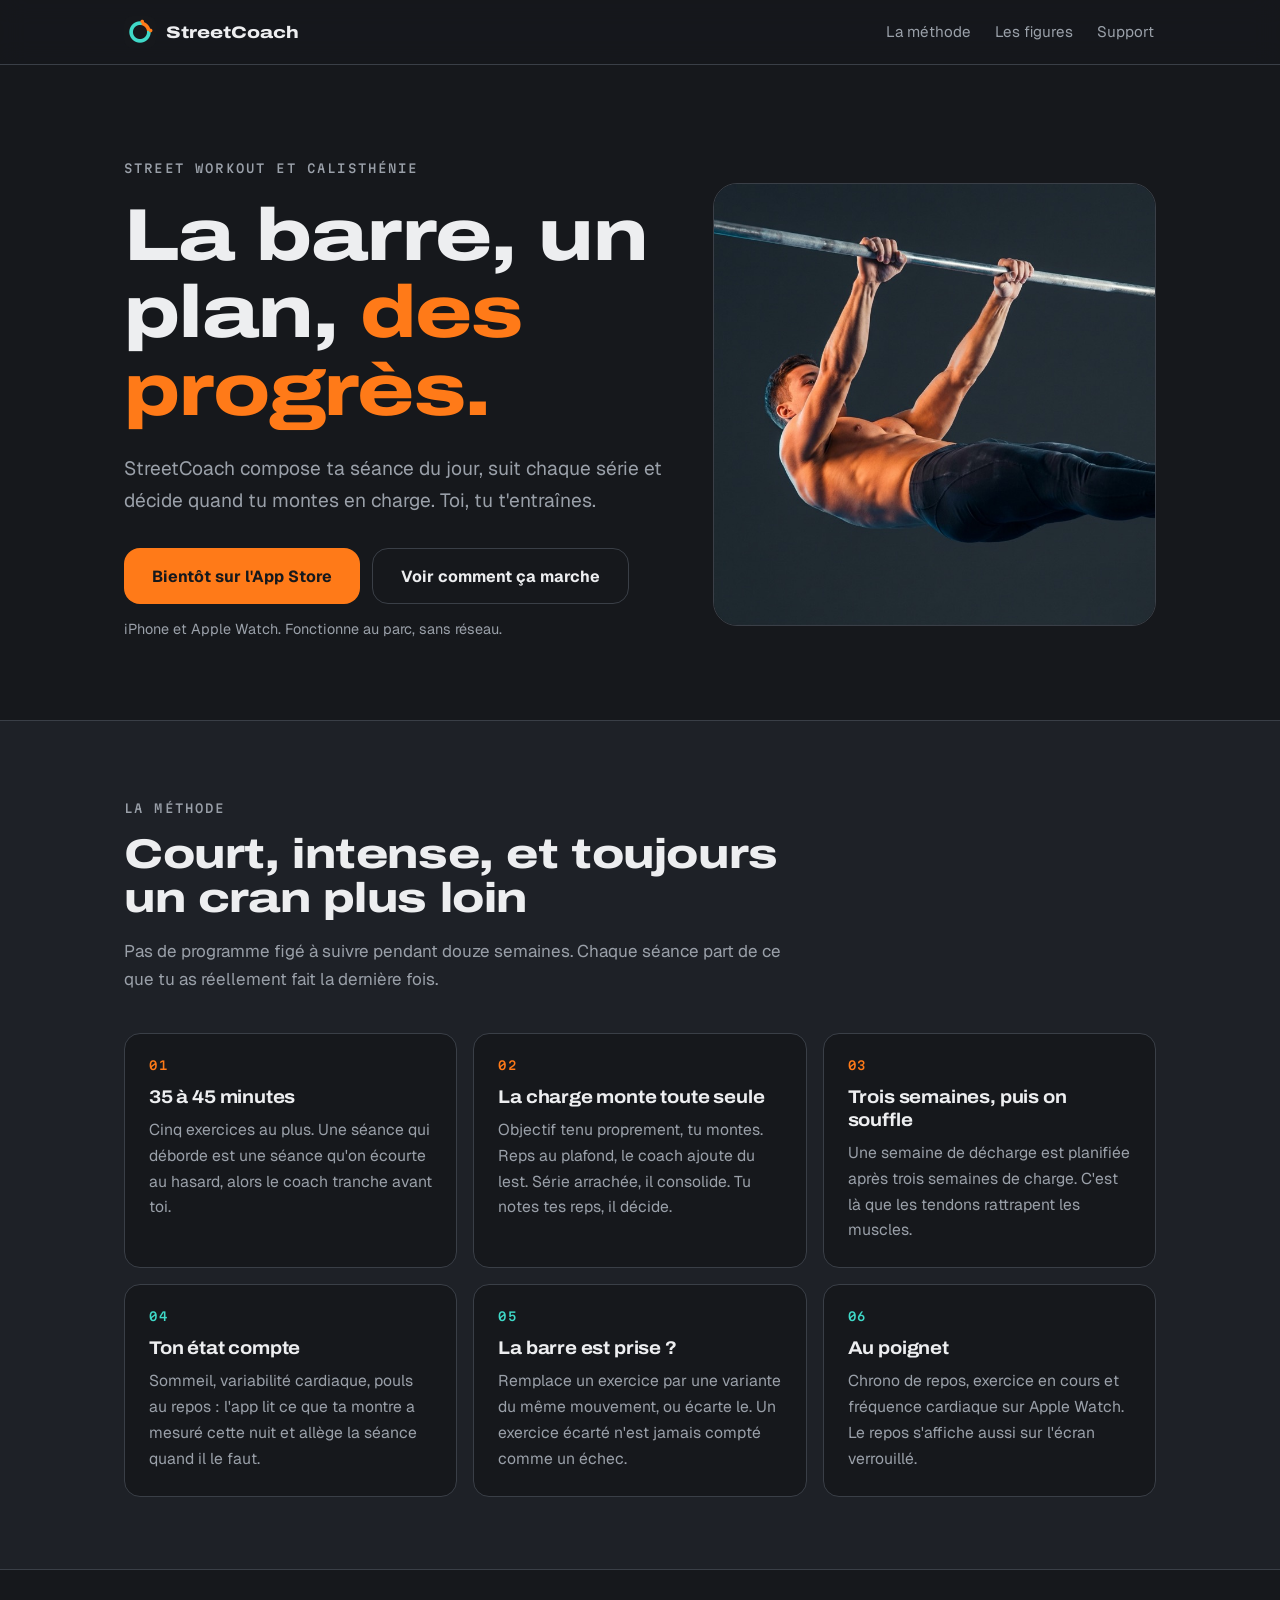
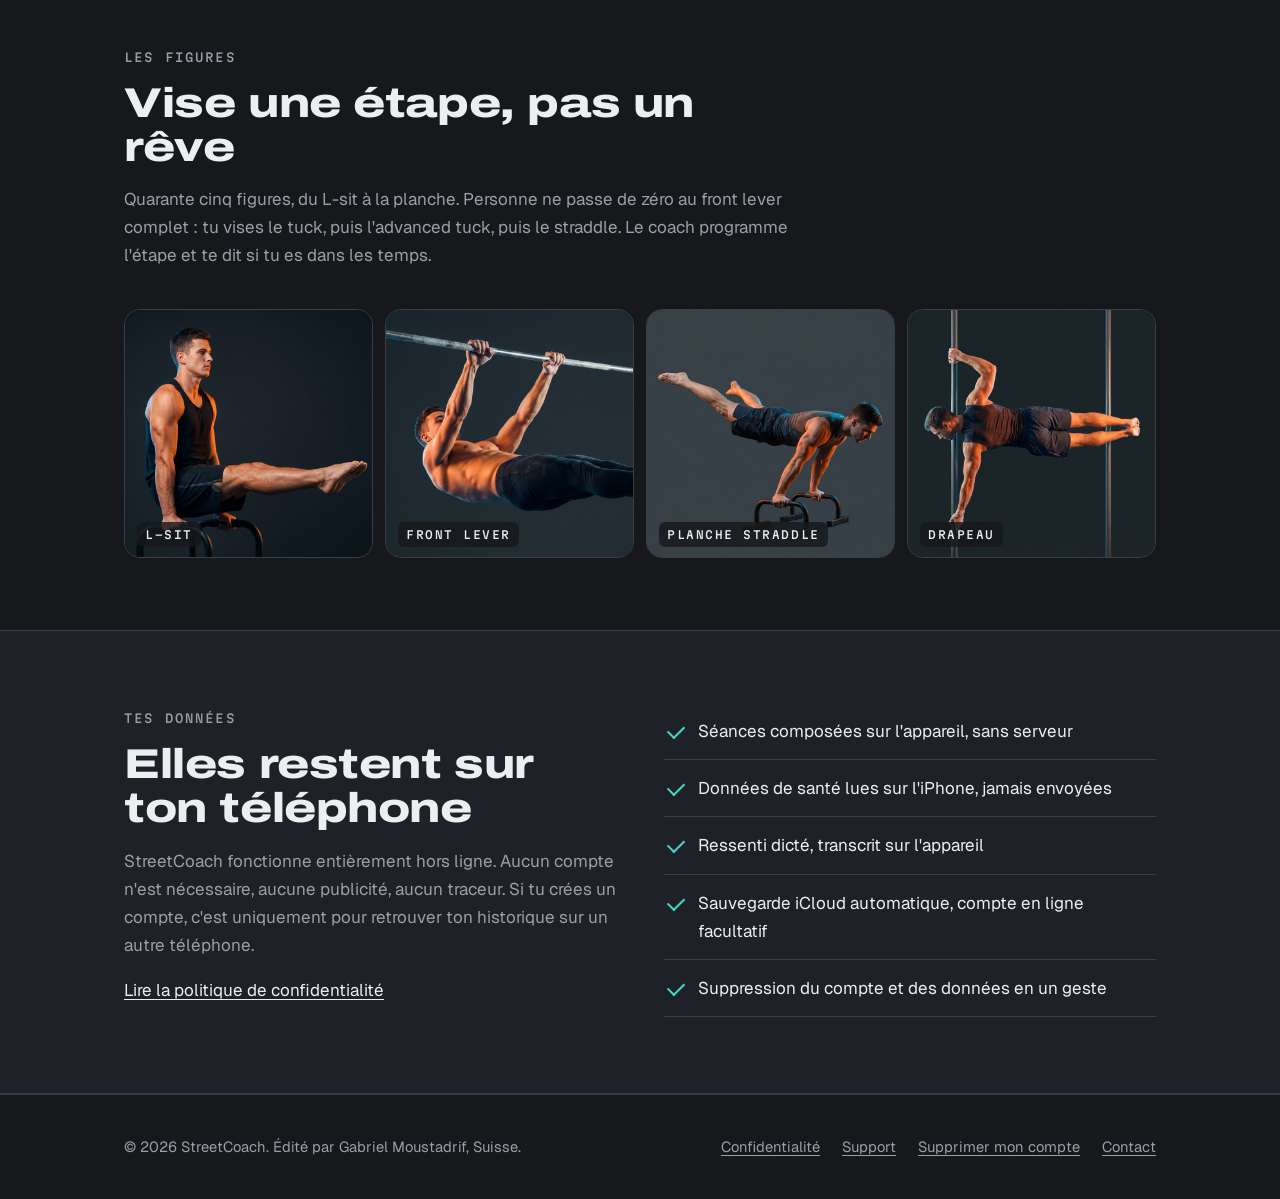
<file: index.html>
<!doctype html>
<html lang="fr">
<head>
<meta charset="utf-8">
<meta name="viewport" content="width=device-width, initial-scale=1">
<title>StreetCoach, ton coach de street workout</title>
<meta name="description" content="Des séances de street workout courtes et intenses, composées pour toi. Progression automatique, figures à débloquer, Apple Watch. Fonctionne hors ligne.">
<meta name="theme-color" content="#16181C">
<meta property="og:title" content="StreetCoach, ton coach de street workout">
<meta property="og:description" content="Des séances de street workout courtes et intenses, composées pour toi. Progression automatique, figures à débloquer, Apple Watch. Fonctionne hors ligne.">
<meta property="og:type" content="website">
<meta property="og:image" content="img/frontlever.jpg">
<link rel="icon" href="img/icone.png">
<link rel="apple-touch-icon" href="img/icone.png">
<link rel="preconnect" href="https://fonts.googleapis.com">
<link rel="preconnect" href="https://fonts.gstatic.com" crossorigin>
<link href="https://fonts.googleapis.com/css2?family=Archivo:wdth,wght@100..125,600..900&family=Geist:wght@400;500;700&family=Martian+Mono:wght@400;500&display=swap" rel="stylesheet">
<link rel="stylesheet" href="styles.css">
</head>
<body>
<header class="nav"><div class="wrap">
  <a class="brand" href="index.html"><img src="img/icone.png" alt="" width="32" height="32">StreetCoach</a>
  <nav aria-label="Navigation principale">
    <a class="opt" href="#methode">La méthode</a>
    <a class="opt" href="#figures">Les figures</a>
    <a href="support.html">Support</a>
  </nav>
</div></header>
<main>

<section class="hero"><div class="wrap">
  <div>
    <span class="label">Street workout et calisthénie</span>
    <h1 style="margin-top:16px">La barre, un plan, <em>des progrès.</em></h1>
    <p class="lead">StreetCoach compose ta séance du jour, suit chaque série et décide quand tu montes en charge. Toi, tu t'entraînes.</p>
    <div class="cta">
      <span class="btn primary" aria-disabled="true">Bientôt sur l'App Store</span>
      <a class="btn ghost" href="#methode">Voir comment ça marche</a>
    </div>
    <p class="note">iPhone et Apple Watch. Fonctionne au parc, sans réseau.</p>
  </div>
  <figure><img src="img/frontlever.jpg" alt="Athlète tenant un front lever à la barre" width="768" height="768"></figure>
</div></section>

<section class="alt" id="methode"><div class="wrap">
  <div class="head">
    <span class="label">La méthode</span>
    <h2>Court, intense, et toujours un cran plus loin</h2>
    <p>Pas de programme figé à suivre pendant douze semaines. Chaque séance part de ce que tu as réellement fait la dernière fois.</p>
  </div>
  <div class="grid">
    <div class="card"><span class="k">01</span><h3>35 à 45 minutes</h3><p>Cinq exercices au plus. Une séance qui déborde est une séance qu'on écourte au hasard, alors le coach tranche avant toi.</p></div>
    <div class="card"><span class="k">02</span><h3>La charge monte toute seule</h3><p>Objectif tenu proprement, tu montes. Reps au plafond, le coach ajoute du lest. Série arrachée, il consolide. Tu notes tes reps, il décide.</p></div>
    <div class="card"><span class="k">03</span><h3>Trois semaines, puis on souffle</h3><p>Une semaine de décharge est planifiée après trois semaines de charge. C'est là que les tendons rattrapent les muscles.</p></div>
    <div class="card"><span class="k cool">04</span><h3>Ton état compte</h3><p>Sommeil, variabilité cardiaque, pouls au repos : l'app lit ce que ta montre a mesuré cette nuit et allège la séance quand il le faut.</p></div>
    <div class="card"><span class="k cool">05</span><h3>La barre est prise ?</h3><p>Remplace un exercice par une variante du même mouvement, ou écarte le. Un exercice écarté n'est jamais compté comme un échec.</p></div>
    <div class="card"><span class="k cool">06</span><h3>Au poignet</h3><p>Chrono de repos, exercice en cours et fréquence cardiaque sur Apple Watch. Le repos s'affiche aussi sur l'écran verrouillé.</p></div>
  </div>
</div></section>

<section id="figures"><div class="wrap">
  <div class="head">
    <span class="label">Les figures</span>
    <h2>Vise une étape, pas un rêve</h2>
    <p>Quarante cinq figures, du L-sit à la planche. Personne ne passe de zéro au front lever complet : tu vises le tuck, puis l'advanced tuck, puis le straddle. Le coach programme l'étape et te dit si tu es dans les temps.</p>
  </div>
  <div class="figures">
    <figure><img src="img/lsit.jpg" alt="L-sit" width="768" height="768" loading="lazy"><figcaption>L-sit</figcaption></figure>
    <figure><img src="img/frontlever.jpg" alt="Front lever" width="768" height="768" loading="lazy"><figcaption>Front lever</figcaption></figure>
    <figure><img src="img/planchestraddle.jpg" alt="Planche straddle" width="768" height="768" loading="lazy"><figcaption>Planche straddle</figcaption></figure>
    <figure><img src="img/humanflag.jpg" alt="Drapeau" width="768" height="768" loading="lazy"><figcaption>Drapeau</figcaption></figure>
  </div>
</div></section>

<section class="alt"><div class="wrap split">
  <div>
    <span class="label">Tes données</span>
    <h2 style="margin-top:12px">Elles restent sur ton téléphone</h2>
    <p class="muted" style="margin-top:16px">StreetCoach fonctionne entièrement hors ligne. Aucun compte n'est nécessaire, aucune publicité, aucun traceur. Si tu crées un compte, c'est uniquement pour retrouver ton historique sur un autre téléphone.</p>
    <p><a href="confidentialite.html">Lire la politique de confidentialité</a></p>
  </div>
  <ul class="check">
    <li>Séances composées sur l'appareil, sans serveur</li>
    <li>Données de santé lues sur l'iPhone, jamais envoyées</li>
    <li>Ressenti dicté, transcrit sur l'appareil</li>
    <li>Sauvegarde iCloud automatique, compte en ligne facultatif</li>
    <li>Suppression du compte et des données en un geste</li>
  </ul>
</div></section>

</main>
<footer><div class="wrap">
  <div>© 2026 StreetCoach. Édité par Gabriel Moustadrif, Suisse.</div>
  <nav aria-label="Liens légaux">
    <a href="confidentialite.html">Confidentialité</a>
    <a href="support.html">Support</a>
    <a href="supprimer-compte.html">Supprimer mon compte</a>
    <a href="mailto:moustadrifecomm@gmail.com">Contact</a>
  </nav>
</div></footer>
</body>
</html>
</file>
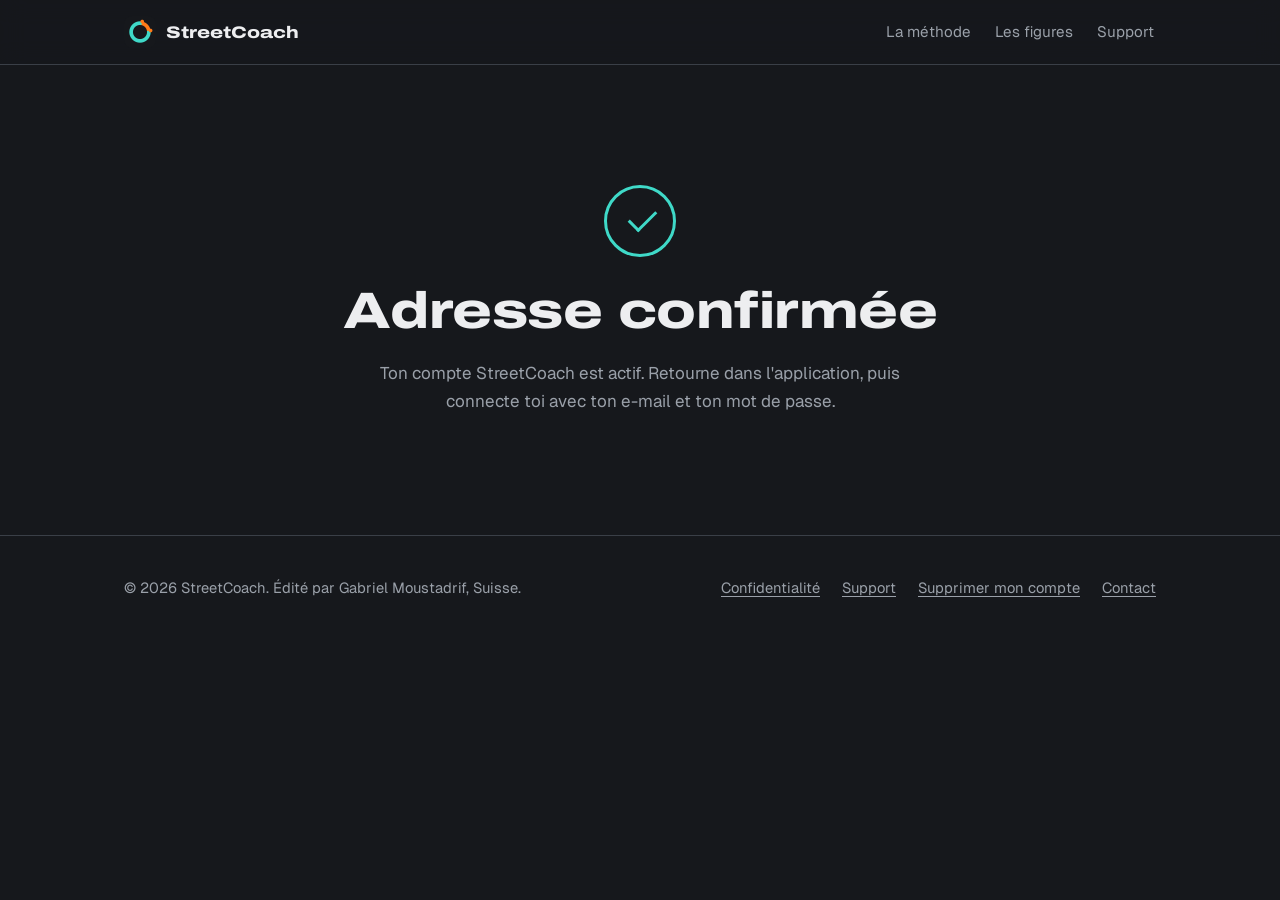
<file: compte-confirme.html>
<!doctype html>
<html lang="fr">
<head>
<meta charset="utf-8">
<meta name="viewport" content="width=device-width, initial-scale=1">
<title>Adresse confirmée, StreetCoach</title>
<meta name="description" content="Ton adresse e-mail est confirmée.">
<meta name="theme-color" content="#16181C">
<meta property="og:title" content="Adresse confirmée, StreetCoach">
<meta property="og:description" content="Ton adresse e-mail est confirmée.">
<meta property="og:type" content="website">
<meta property="og:image" content="img/frontlever.jpg">
<link rel="icon" href="img/icone.png">
<link rel="apple-touch-icon" href="img/icone.png">
<link rel="preconnect" href="https://fonts.googleapis.com">
<link rel="preconnect" href="https://fonts.gstatic.com" crossorigin>
<link href="https://fonts.googleapis.com/css2?family=Archivo:wdth,wght@100..125,600..900&family=Geist:wght@400;500;700&family=Martian+Mono:wght@400;500&display=swap" rel="stylesheet">
<link rel="stylesheet" href="styles.css">
</head>
<body>
<header class="nav"><div class="wrap">
  <a class="brand" href="index.html"><img src="img/icone.png" alt="" width="32" height="32">StreetCoach</a>
  <nav aria-label="Navigation principale">
    <a class="opt" href="index.html#methode">La méthode</a>
    <a class="opt" href="index.html#figures">Les figures</a>
    <a href="support.html">Support</a>
  </nav>
</div></header>
<main>

<div class="ok">
  <div class="rond" aria-hidden="true"></div>
  <h1 style="font-size:clamp(2rem,6vw,3.2rem)">Adresse confirmée</h1>
  <p class="muted" style="max-width:32em;margin:20px auto 0">Ton compte StreetCoach est actif. Retourne dans l'application, puis connecte toi avec ton e-mail et ton mot de passe.</p>
</div>

</main>
<footer><div class="wrap">
  <div>© 2026 StreetCoach. Édité par Gabriel Moustadrif, Suisse.</div>
  <nav aria-label="Liens légaux">
    <a href="confidentialite.html">Confidentialité</a>
    <a href="support.html">Support</a>
    <a href="supprimer-compte.html">Supprimer mon compte</a>
    <a href="mailto:moustadrifecomm@gmail.com">Contact</a>
  </nav>
</div></footer>
</body>
</html>
</file>
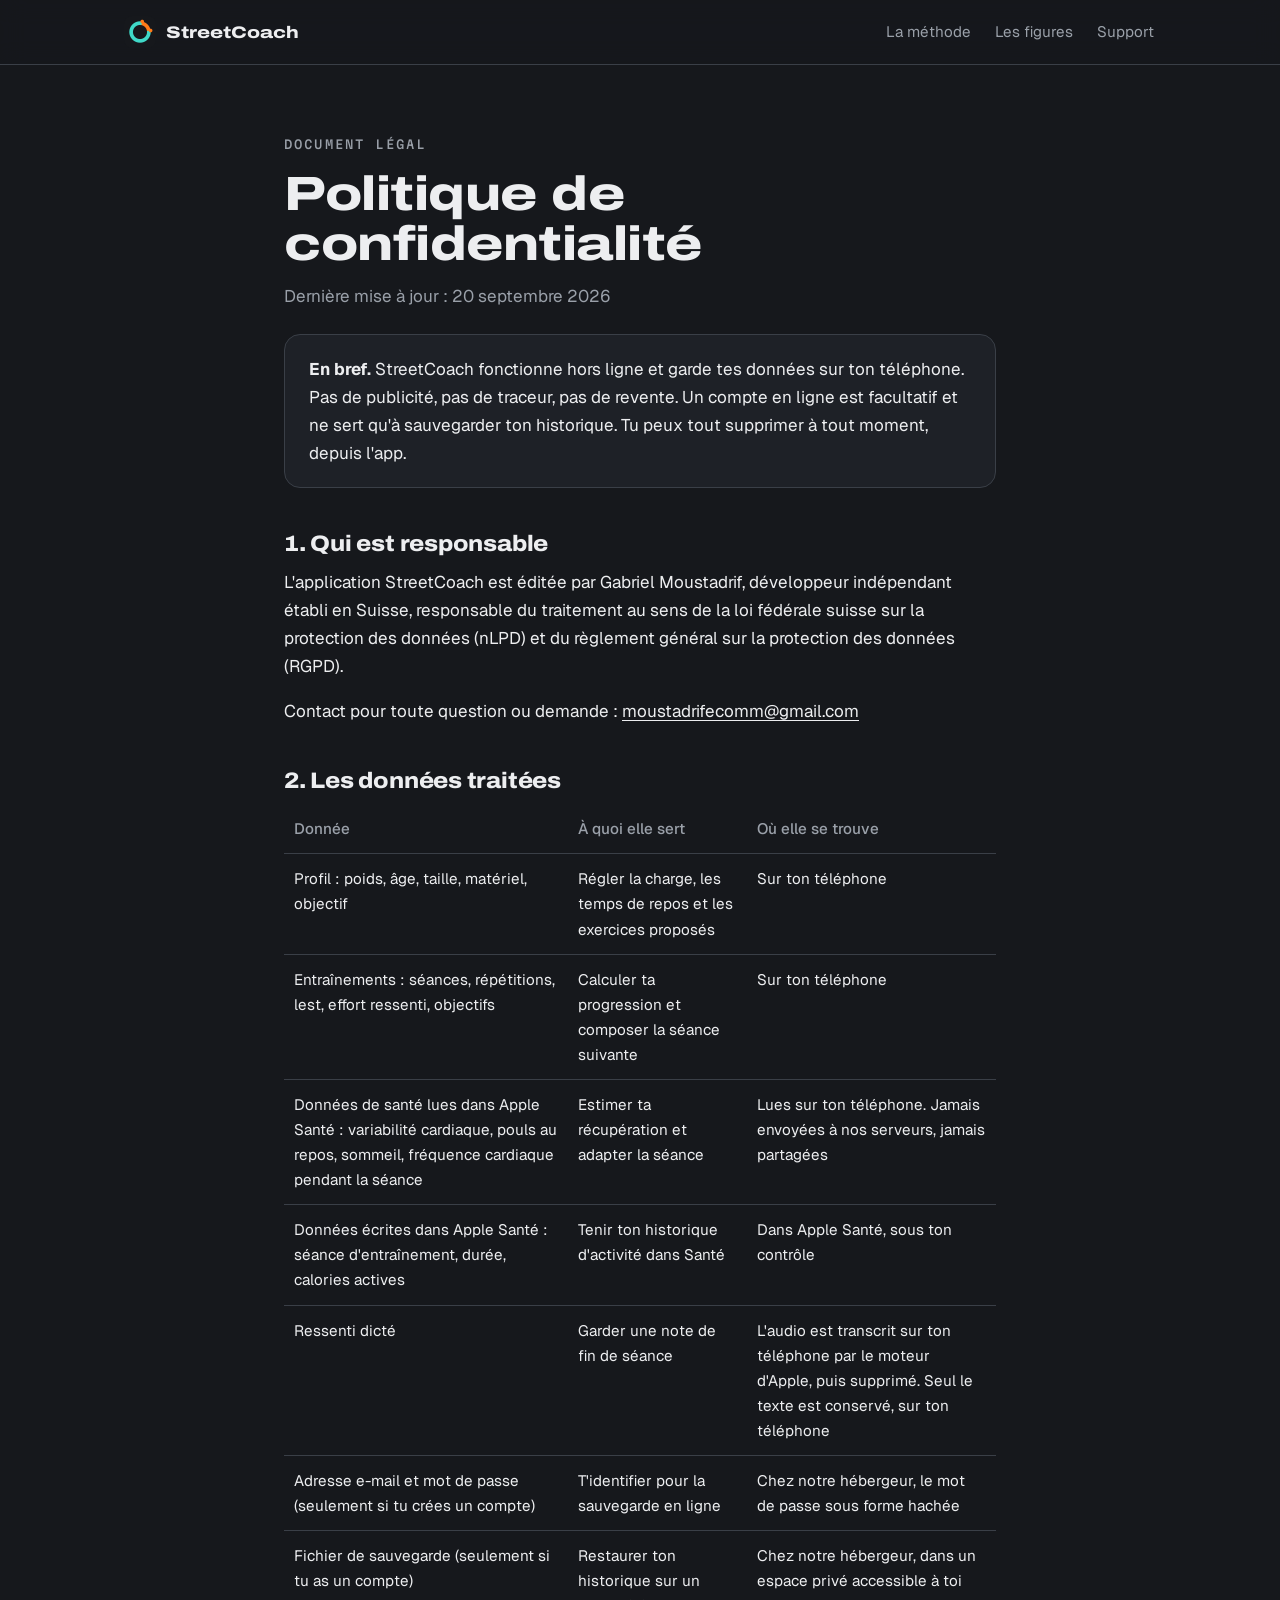
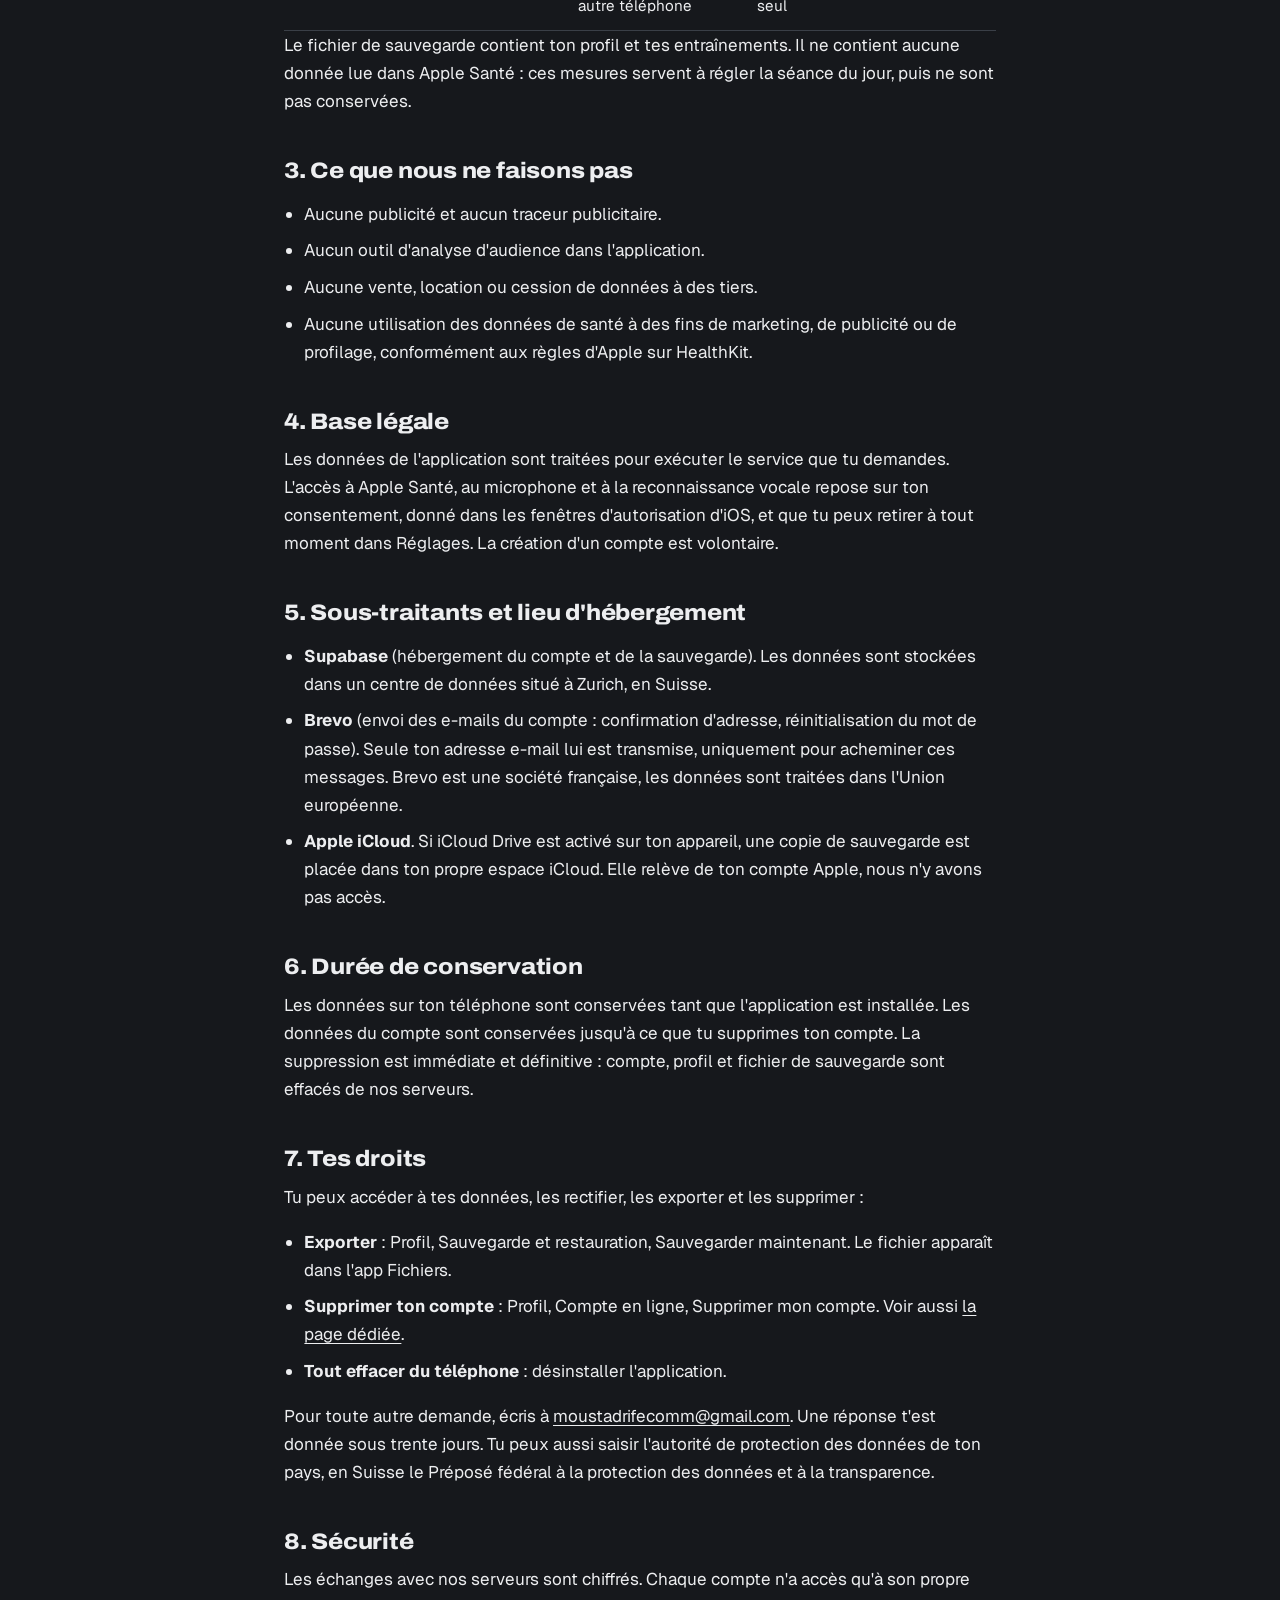
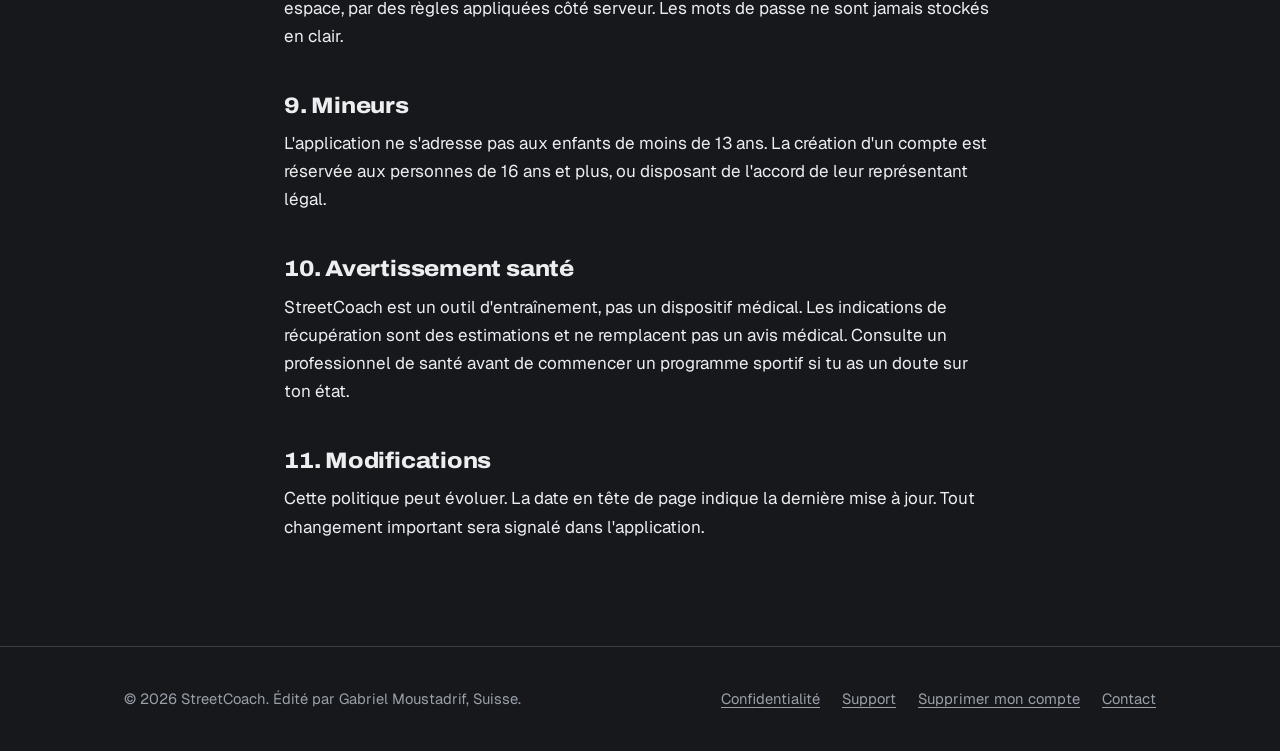
<file: confidentialite.html>
<!doctype html>
<html lang="fr">
<head>
<meta charset="utf-8">
<meta name="viewport" content="width=device-width, initial-scale=1">
<title>Politique de confidentialité, StreetCoach</title>
<meta name="description" content="Quelles données StreetCoach traite, où elles vivent, et comment les supprimer.">
<meta name="theme-color" content="#16181C">
<meta property="og:title" content="Politique de confidentialité, StreetCoach">
<meta property="og:description" content="Quelles données StreetCoach traite, où elles vivent, et comment les supprimer.">
<meta property="og:type" content="website">
<meta property="og:image" content="img/frontlever.jpg">
<link rel="icon" href="img/icone.png">
<link rel="apple-touch-icon" href="img/icone.png">
<link rel="preconnect" href="https://fonts.googleapis.com">
<link rel="preconnect" href="https://fonts.gstatic.com" crossorigin>
<link href="https://fonts.googleapis.com/css2?family=Archivo:wdth,wght@100..125,600..900&family=Geist:wght@400;500;700&family=Martian+Mono:wght@400;500&display=swap" rel="stylesheet">
<link rel="stylesheet" href="styles.css">
</head>
<body>
<header class="nav"><div class="wrap">
  <a class="brand" href="index.html"><img src="img/icone.png" alt="" width="32" height="32">StreetCoach</a>
  <nav aria-label="Navigation principale">
    <a class="opt" href="index.html#methode">La méthode</a>
    <a class="opt" href="index.html#figures">Les figures</a>
    <a href="support.html">Support</a>
  </nav>
</div></header>
<main>

<article class="doc"><div class="wrap">
<span class="label">Document légal</span>
<h1>Politique de confidentialité</h1>
<p class="muted">Dernière mise à jour : 20 septembre 2026</p>

<div class="box"><strong>En bref.</strong> StreetCoach fonctionne hors ligne et garde tes données sur ton téléphone. Pas de publicité, pas de traceur, pas de revente. Un compte en ligne est facultatif et ne sert qu'à sauvegarder ton historique. Tu peux tout supprimer à tout moment, depuis l'app.</div>

<h2>1. Qui est responsable</h2>
<p>L'application StreetCoach est éditée par Gabriel Moustadrif, développeur indépendant établi en Suisse, responsable du traitement au sens de la loi fédérale suisse sur la protection des données (nLPD) et du règlement général sur la protection des données (RGPD).</p>
<p>Contact pour toute question ou demande : <a href="mailto:moustadrifecomm@gmail.com">moustadrifecomm@gmail.com</a></p>

<h2>2. Les données traitées</h2>
<div class="scroll"><table>
<thead><tr><th>Donnée</th><th>À quoi elle sert</th><th>Où elle se trouve</th></tr></thead>
<tbody>
<tr><td>Profil : poids, âge, taille, matériel, objectif</td><td>Régler la charge, les temps de repos et les exercices proposés</td><td>Sur ton téléphone</td></tr>
<tr><td>Entraînements : séances, répétitions, lest, effort ressenti, objectifs</td><td>Calculer ta progression et composer la séance suivante</td><td>Sur ton téléphone</td></tr>
<tr><td>Données de santé lues dans Apple Santé : variabilité cardiaque, pouls au repos, sommeil, fréquence cardiaque pendant la séance</td><td>Estimer ta récupération et adapter la séance</td><td>Lues sur ton téléphone. Jamais envoyées à nos serveurs, jamais partagées</td></tr>
<tr><td>Données écrites dans Apple Santé : séance d'entraînement, durée, calories actives</td><td>Tenir ton historique d'activité dans Santé</td><td>Dans Apple Santé, sous ton contrôle</td></tr>
<tr><td>Ressenti dicté</td><td>Garder une note de fin de séance</td><td>L'audio est transcrit sur ton téléphone par le moteur d'Apple, puis supprimé. Seul le texte est conservé, sur ton téléphone</td></tr>
<tr><td>Adresse e-mail et mot de passe (seulement si tu crées un compte)</td><td>T'identifier pour la sauvegarde en ligne</td><td>Chez notre hébergeur, le mot de passe sous forme hachée</td></tr>
<tr><td>Fichier de sauvegarde (seulement si tu as un compte)</td><td>Restaurer ton historique sur un autre téléphone</td><td>Chez notre hébergeur, dans un espace privé accessible à toi seul</td></tr>
</tbody></table></div>
<p>Le fichier de sauvegarde contient ton profil et tes entraînements. Il ne contient aucune donnée lue dans Apple Santé : ces mesures servent à régler la séance du jour, puis ne sont pas conservées.</p>

<h2>3. Ce que nous ne faisons pas</h2>
<ul>
<li>Aucune publicité et aucun traceur publicitaire.</li>
<li>Aucun outil d'analyse d'audience dans l'application.</li>
<li>Aucune vente, location ou cession de données à des tiers.</li>
<li>Aucune utilisation des données de santé à des fins de marketing, de publicité ou de profilage, conformément aux règles d'Apple sur HealthKit.</li>
</ul>

<h2>4. Base légale</h2>
<p>Les données de l'application sont traitées pour exécuter le service que tu demandes. L'accès à Apple Santé, au microphone et à la reconnaissance vocale repose sur ton consentement, donné dans les fenêtres d'autorisation d'iOS, et que tu peux retirer à tout moment dans Réglages. La création d'un compte est volontaire.</p>

<h2>5. Sous-traitants et lieu d'hébergement</h2>
<ul>
<li><strong>Supabase</strong> (hébergement du compte et de la sauvegarde). Les données sont stockées dans un centre de données situé à Zurich, en Suisse.</li>
<li><strong>Brevo</strong> (envoi des e-mails du compte : confirmation d'adresse, réinitialisation du mot de passe). Seule ton adresse e-mail lui est transmise, uniquement pour acheminer ces messages. Brevo est une société française, les données sont traitées dans l'Union européenne.</li>
<li><strong>Apple iCloud</strong>. Si iCloud Drive est activé sur ton appareil, une copie de sauvegarde est placée dans ton propre espace iCloud. Elle relève de ton compte Apple, nous n'y avons pas accès.</li>
</ul>

<h2>6. Durée de conservation</h2>
<p>Les données sur ton téléphone sont conservées tant que l'application est installée. Les données du compte sont conservées jusqu'à ce que tu supprimes ton compte. La suppression est immédiate et définitive : compte, profil et fichier de sauvegarde sont effacés de nos serveurs.</p>

<h2>7. Tes droits</h2>
<p>Tu peux accéder à tes données, les rectifier, les exporter et les supprimer :</p>
<ul>
<li><strong>Exporter</strong> : Profil, Sauvegarde et restauration, Sauvegarder maintenant. Le fichier apparaît dans l'app Fichiers.</li>
<li><strong>Supprimer ton compte</strong> : Profil, Compte en ligne, Supprimer mon compte. Voir aussi <a href="supprimer-compte.html">la page dédiée</a>.</li>
<li><strong>Tout effacer du téléphone</strong> : désinstaller l'application.</li>
</ul>
<p>Pour toute autre demande, écris à <a href="mailto:moustadrifecomm@gmail.com">moustadrifecomm@gmail.com</a>. Une réponse t'est donnée sous trente jours. Tu peux aussi saisir l'autorité de protection des données de ton pays, en Suisse le Préposé fédéral à la protection des données et à la transparence.</p>

<h2>8. Sécurité</h2>
<p>Les échanges avec nos serveurs sont chiffrés. Chaque compte n'a accès qu'à son propre espace, par des règles appliquées côté serveur. Les mots de passe ne sont jamais stockés en clair.</p>

<h2>9. Mineurs</h2>
<p>L'application ne s'adresse pas aux enfants de moins de 13 ans. La création d'un compte est réservée aux personnes de 16 ans et plus, ou disposant de l'accord de leur représentant légal.</p>

<h2>10. Avertissement santé</h2>
<p>StreetCoach est un outil d'entraînement, pas un dispositif médical. Les indications de récupération sont des estimations et ne remplacent pas un avis médical. Consulte un professionnel de santé avant de commencer un programme sportif si tu as un doute sur ton état.</p>

<h2>11. Modifications</h2>
<p>Cette politique peut évoluer. La date en tête de page indique la dernière mise à jour. Tout changement important sera signalé dans l'application.</p>
</div></article>

</main>
<footer><div class="wrap">
  <div>© 2026 StreetCoach. Édité par Gabriel Moustadrif, Suisse.</div>
  <nav aria-label="Liens légaux">
    <a href="confidentialite.html">Confidentialité</a>
    <a href="support.html">Support</a>
    <a href="supprimer-compte.html">Supprimer mon compte</a>
    <a href="mailto:moustadrifecomm@gmail.com">Contact</a>
  </nav>
</div></footer>
</body>
</html>
</file>
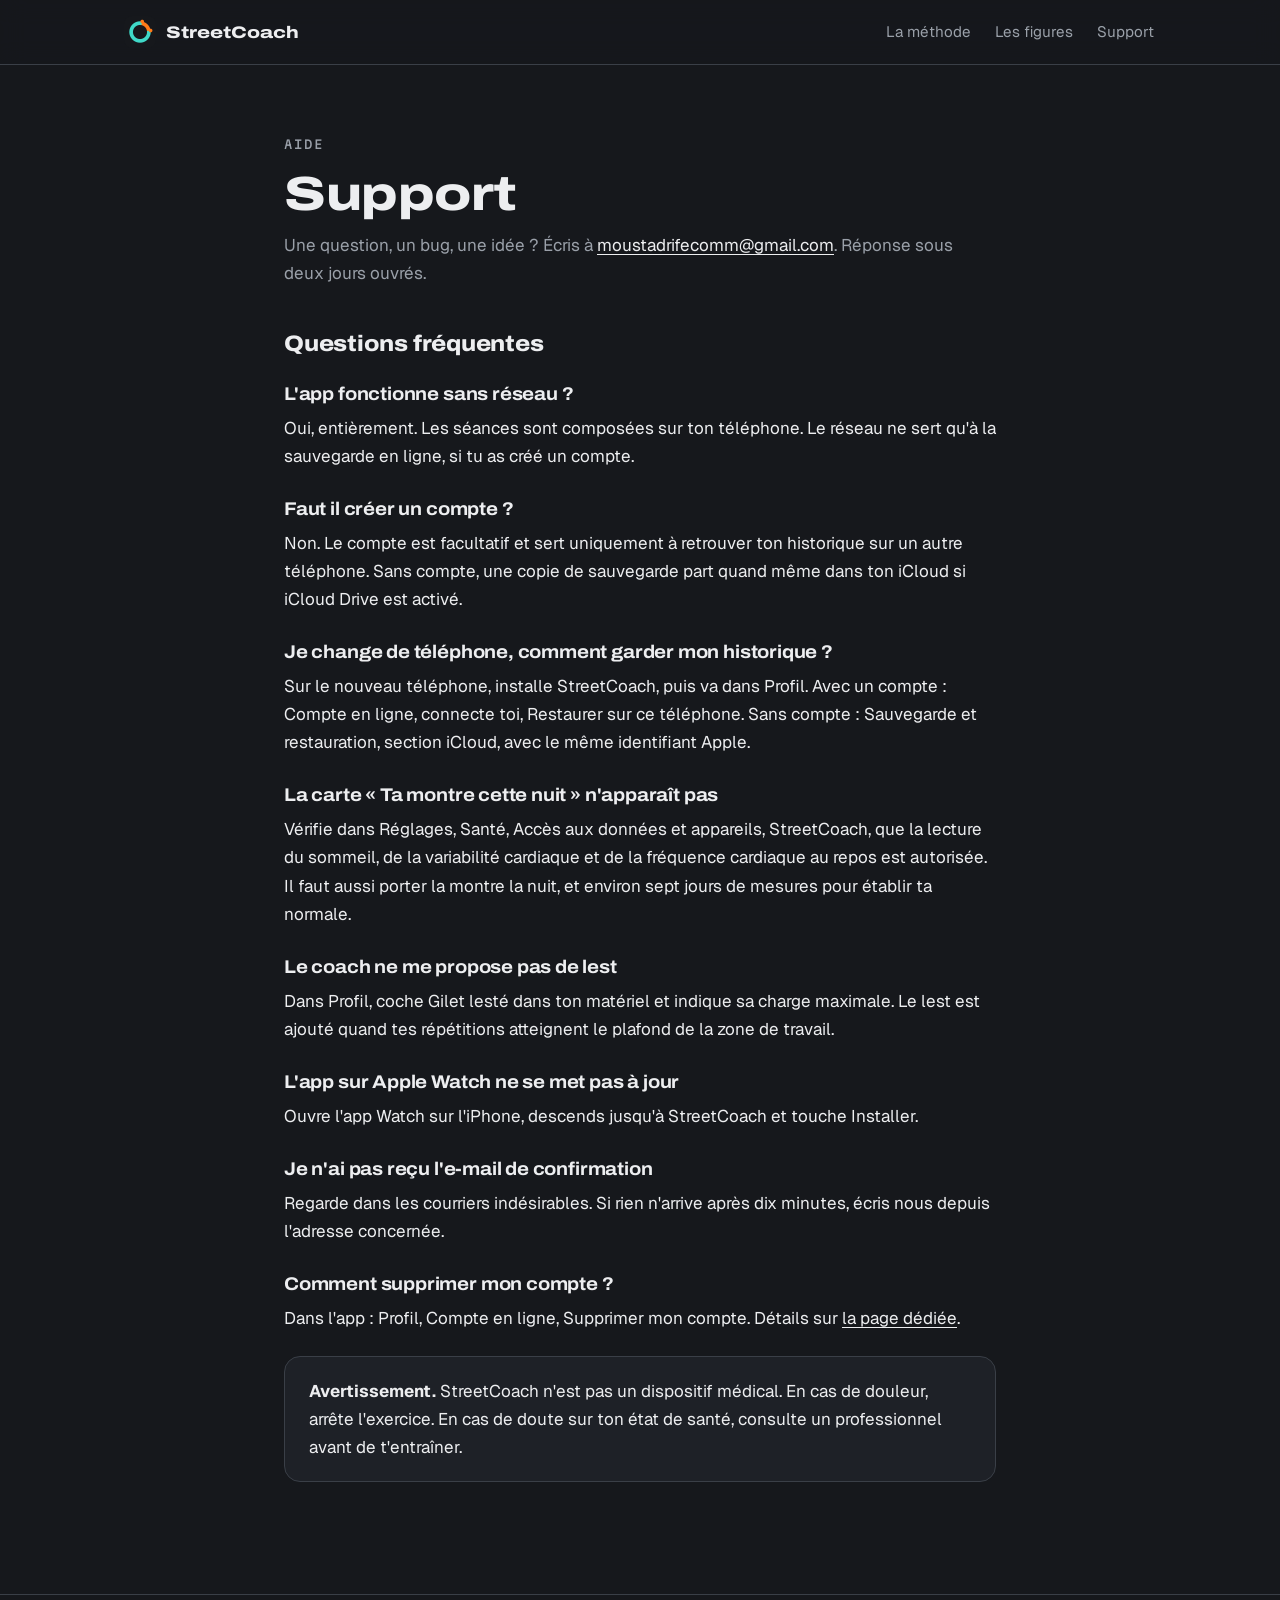
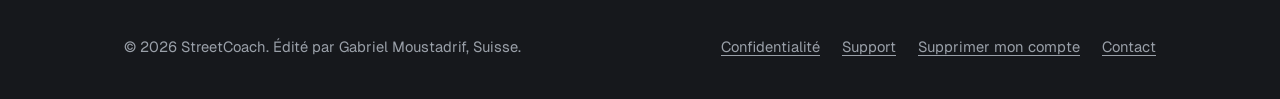
<file: support.html>
<!doctype html>
<html lang="fr">
<head>
<meta charset="utf-8">
<meta name="viewport" content="width=device-width, initial-scale=1">
<title>Support, StreetCoach</title>
<meta name="description" content="Aide et contact pour l'application StreetCoach.">
<meta name="theme-color" content="#16181C">
<meta property="og:title" content="Support, StreetCoach">
<meta property="og:description" content="Aide et contact pour l'application StreetCoach.">
<meta property="og:type" content="website">
<meta property="og:image" content="img/frontlever.jpg">
<link rel="icon" href="img/icone.png">
<link rel="apple-touch-icon" href="img/icone.png">
<link rel="preconnect" href="https://fonts.googleapis.com">
<link rel="preconnect" href="https://fonts.gstatic.com" crossorigin>
<link href="https://fonts.googleapis.com/css2?family=Archivo:wdth,wght@100..125,600..900&family=Geist:wght@400;500;700&family=Martian+Mono:wght@400;500&display=swap" rel="stylesheet">
<link rel="stylesheet" href="styles.css">
</head>
<body>
<header class="nav"><div class="wrap">
  <a class="brand" href="index.html"><img src="img/icone.png" alt="" width="32" height="32">StreetCoach</a>
  <nav aria-label="Navigation principale">
    <a class="opt" href="index.html#methode">La méthode</a>
    <a class="opt" href="index.html#figures">Les figures</a>
    <a href="support.html">Support</a>
  </nav>
</div></header>
<main>

<article class="doc"><div class="wrap">
<span class="label">Aide</span>
<h1>Support</h1>
<p class="muted">Une question, un bug, une idée ? Écris à <a href="mailto:moustadrifecomm@gmail.com">moustadrifecomm@gmail.com</a>. Réponse sous deux jours ouvrés.</p>

<h2>Questions fréquentes</h2>

<h3>L'app fonctionne sans réseau ?</h3>
<p>Oui, entièrement. Les séances sont composées sur ton téléphone. Le réseau ne sert qu'à la sauvegarde en ligne, si tu as créé un compte.</p>

<h3>Faut il créer un compte ?</h3>
<p>Non. Le compte est facultatif et sert uniquement à retrouver ton historique sur un autre téléphone. Sans compte, une copie de sauvegarde part quand même dans ton iCloud si iCloud Drive est activé.</p>

<h3>Je change de téléphone, comment garder mon historique ?</h3>
<p>Sur le nouveau téléphone, installe StreetCoach, puis va dans Profil. Avec un compte : Compte en ligne, connecte toi, Restaurer sur ce téléphone. Sans compte : Sauvegarde et restauration, section iCloud, avec le même identifiant Apple.</p>

<h3>La carte « Ta montre cette nuit » n'apparaît pas</h3>
<p>Vérifie dans Réglages, Santé, Accès aux données et appareils, StreetCoach, que la lecture du sommeil, de la variabilité cardiaque et de la fréquence cardiaque au repos est autorisée. Il faut aussi porter la montre la nuit, et environ sept jours de mesures pour établir ta normale.</p>

<h3>Le coach ne me propose pas de lest</h3>
<p>Dans Profil, coche Gilet lesté dans ton matériel et indique sa charge maximale. Le lest est ajouté quand tes répétitions atteignent le plafond de la zone de travail.</p>

<h3>L'app sur Apple Watch ne se met pas à jour</h3>
<p>Ouvre l'app Watch sur l'iPhone, descends jusqu'à StreetCoach et touche Installer.</p>

<h3>Je n'ai pas reçu l'e-mail de confirmation</h3>
<p>Regarde dans les courriers indésirables. Si rien n'arrive après dix minutes, écris nous depuis l'adresse concernée.</p>

<h3>Comment supprimer mon compte ?</h3>
<p>Dans l'app : Profil, Compte en ligne, Supprimer mon compte. Détails sur <a href="supprimer-compte.html">la page dédiée</a>.</p>

<div class="box"><strong>Avertissement.</strong> StreetCoach n'est pas un dispositif médical. En cas de douleur, arrête l'exercice. En cas de doute sur ton état de santé, consulte un professionnel avant de t'entraîner.</div>
</div></article>

</main>
<footer><div class="wrap">
  <div>© 2026 StreetCoach. Édité par Gabriel Moustadrif, Suisse.</div>
  <nav aria-label="Liens légaux">
    <a href="confidentialite.html">Confidentialité</a>
    <a href="support.html">Support</a>
    <a href="supprimer-compte.html">Supprimer mon compte</a>
    <a href="mailto:moustadrifecomm@gmail.com">Contact</a>
  </nav>
</div></footer>
</body>
</html>
</file>
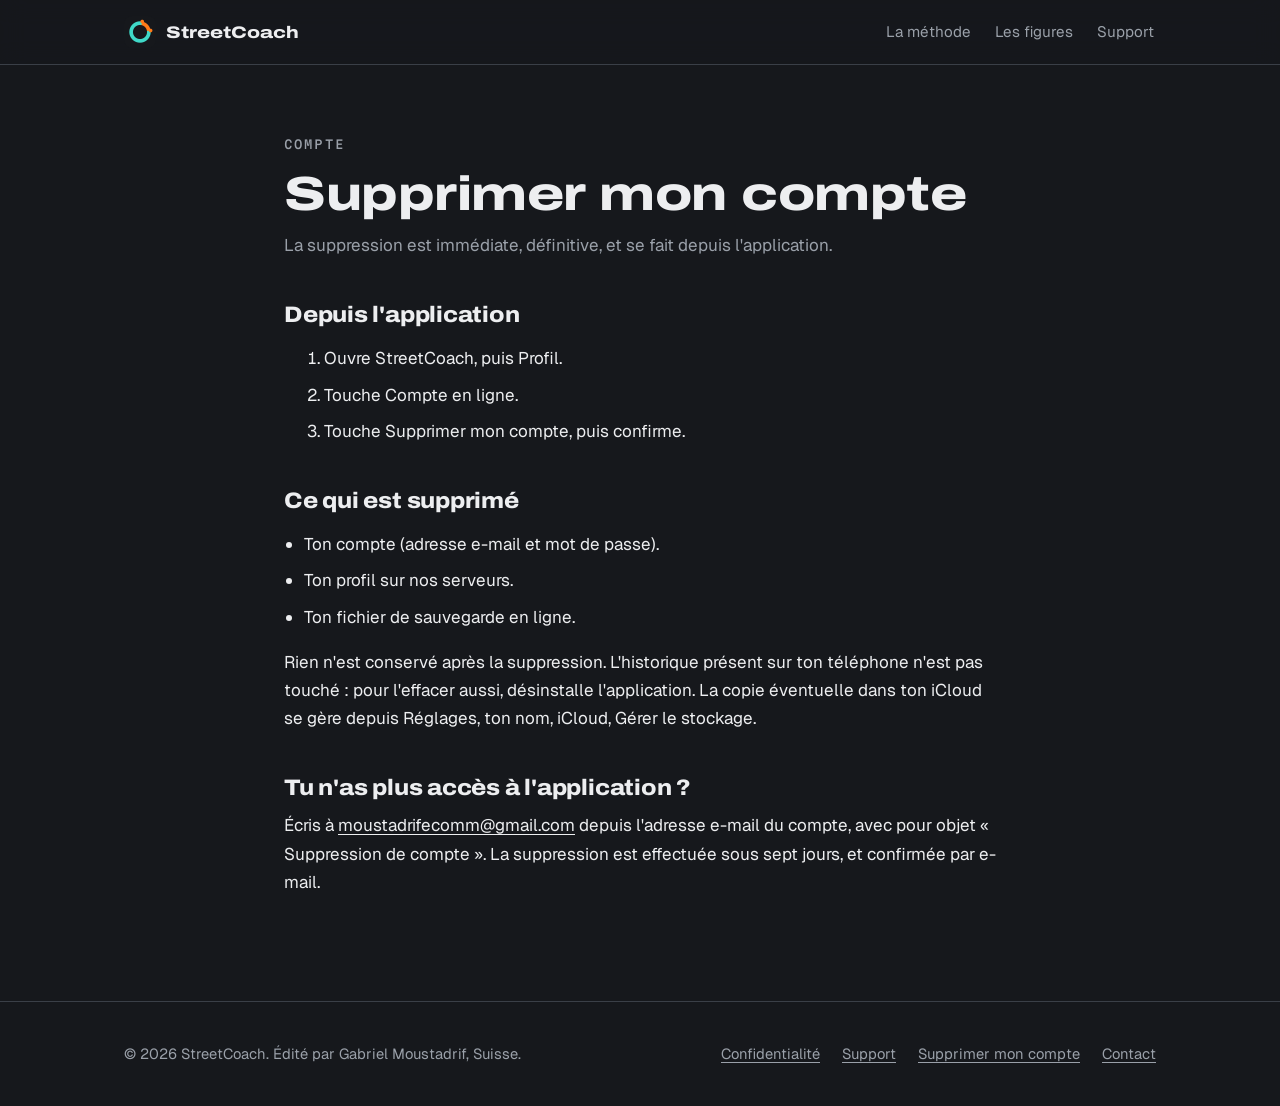
<file: supprimer-compte.html>
<!doctype html>
<html lang="fr">
<head>
<meta charset="utf-8">
<meta name="viewport" content="width=device-width, initial-scale=1">
<title>Supprimer mon compte, StreetCoach</title>
<meta name="description" content="Comment supprimer ton compte StreetCoach et toutes les données associées.">
<meta name="theme-color" content="#16181C">
<meta property="og:title" content="Supprimer mon compte, StreetCoach">
<meta property="og:description" content="Comment supprimer ton compte StreetCoach et toutes les données associées.">
<meta property="og:type" content="website">
<meta property="og:image" content="img/frontlever.jpg">
<link rel="icon" href="img/icone.png">
<link rel="apple-touch-icon" href="img/icone.png">
<link rel="preconnect" href="https://fonts.googleapis.com">
<link rel="preconnect" href="https://fonts.gstatic.com" crossorigin>
<link href="https://fonts.googleapis.com/css2?family=Archivo:wdth,wght@100..125,600..900&family=Geist:wght@400;500;700&family=Martian+Mono:wght@400;500&display=swap" rel="stylesheet">
<link rel="stylesheet" href="styles.css">
</head>
<body>
<header class="nav"><div class="wrap">
  <a class="brand" href="index.html"><img src="img/icone.png" alt="" width="32" height="32">StreetCoach</a>
  <nav aria-label="Navigation principale">
    <a class="opt" href="index.html#methode">La méthode</a>
    <a class="opt" href="index.html#figures">Les figures</a>
    <a href="support.html">Support</a>
  </nav>
</div></header>
<main>

<article class="doc"><div class="wrap">
<span class="label">Compte</span>
<h1>Supprimer mon compte</h1>
<p class="muted">La suppression est immédiate, définitive, et se fait depuis l'application.</p>

<h2>Depuis l'application</h2>
<ol>
<li>Ouvre StreetCoach, puis Profil.</li>
<li>Touche Compte en ligne.</li>
<li>Touche Supprimer mon compte, puis confirme.</li>
</ol>

<h2>Ce qui est supprimé</h2>
<ul>
<li>Ton compte (adresse e-mail et mot de passe).</li>
<li>Ton profil sur nos serveurs.</li>
<li>Ton fichier de sauvegarde en ligne.</li>
</ul>
<p>Rien n'est conservé après la suppression. L'historique présent sur ton téléphone n'est pas touché : pour l'effacer aussi, désinstalle l'application. La copie éventuelle dans ton iCloud se gère depuis Réglages, ton nom, iCloud, Gérer le stockage.</p>

<h2>Tu n'as plus accès à l'application ?</h2>
<p>Écris à <a href="mailto:moustadrifecomm@gmail.com">moustadrifecomm@gmail.com</a> depuis l'adresse e-mail du compte, avec pour objet « Suppression de compte ». La suppression est effectuée sous sept jours, et confirmée par e-mail.</p>
</div></article>

</main>
<footer><div class="wrap">
  <div>© 2026 StreetCoach. Édité par Gabriel Moustadrif, Suisse.</div>
  <nav aria-label="Liens légaux">
    <a href="confidentialite.html">Confidentialité</a>
    <a href="support.html">Support</a>
    <a href="supprimer-compte.html">Supprimer mon compte</a>
    <a href="mailto:moustadrifecomm@gmail.com">Contact</a>
  </nav>
</div></footer>
</body>
</html>
</file>
<file: styles.css>
/* StreetCoach, design "Iron & Breath" : graphite, magnesie, un accent chaud
   pour l'effort, un accent froid pour la recuperation. Sombre par conviction,
   donc un seul theme, peint explicitement. */
:root{
  --graphite:#16181C;--surface:#1E2127;--raised:#272B32;--chalk:#EDEEF0;
  --steel:#9AA0A9;--dim:#3A3F47;--flare:#FF7A18;--mineral:#3FD9C8;
  --r:16px;--max:1080px;
}
*{box-sizing:border-box}
html{scroll-behavior:smooth;-webkit-text-size-adjust:100%}
body{margin:0;background:var(--graphite);color:var(--chalk);
  font:400 17px/1.65 "Geist",system-ui,-apple-system,"Segoe UI",sans-serif}
a{color:var(--chalk);text-underline-offset:3px}
a:hover{color:var(--flare)}
a:focus-visible,.btn:focus-visible{outline:3px solid var(--mineral);outline-offset:3px;border-radius:6px}
img{max-width:100%;height:auto;display:block}
.wrap{max-width:var(--max);margin:0 auto;padding:0 24px}
.label{font:500 12px/1 "Martian Mono",ui-monospace,monospace;letter-spacing:.18em;
  text-transform:uppercase;color:var(--steel)}
h1,h2,h3{font-family:"Archivo",system-ui,sans-serif;font-stretch:125%;font-weight:800;
  line-height:1.05;letter-spacing:-.01em;margin:0}
h1{font-size:clamp(2.4rem,7vw,4.6rem)}
h2{font-size:clamp(1.7rem,4vw,2.6rem)}
h3{font-size:1.15rem;font-stretch:110%;font-weight:700;line-height:1.25}
p{margin:0 0 1em}
.muted{color:var(--steel)}

header.nav{position:sticky;top:0;z-index:10;background:rgba(22,24,28,.86);
  backdrop-filter:blur(12px);border-bottom:1px solid var(--dim)}
.nav .wrap{display:flex;align-items:center;justify-content:space-between;height:64px;gap:16px}
.brand{display:flex;align-items:center;gap:10px;font:800 1.05rem "Archivo",sans-serif;
  font-stretch:125%;text-decoration:none}
.brand img{width:32px;height:32px;border-radius:8px}
.nav nav{display:flex;gap:20px;font-size:.95rem}
.nav nav a{text-decoration:none;color:var(--steel);padding:12px 2px}
.nav nav a:hover{color:var(--chalk)}

.hero{padding:88px 0 64px}
.hero .wrap{display:grid;grid-template-columns:1.1fr .9fr;gap:48px;align-items:center}
.hero p.lead{font-size:1.2rem;color:var(--steel);max-width:34em;margin:24px 0 32px}
.hero h1 em{font-style:normal;color:var(--flare)}
.hero figure{margin:0;border-radius:24px;overflow:hidden;border:1px solid var(--dim);background:var(--graphite)}
.btn{display:inline-flex;align-items:center;gap:10px;min-height:56px;padding:0 28px;
  border-radius:var(--r);font:700 1rem "Geist",sans-serif;text-decoration:none;cursor:pointer;
  transition:transform .15s ease,background-color .2s ease}
.btn.primary{background:var(--flare);color:#16181C}
.btn.primary:hover{background:#ff9240;color:#16181C}
.btn.ghost{border:1px solid var(--dim);color:var(--chalk)}
.btn.ghost:hover{border-color:var(--steel);color:var(--chalk)}
.btn:active{transform:scale(.98)}
.cta{display:flex;flex-wrap:wrap;gap:12px;align-items:center}
.note{font-size:.9rem;color:var(--steel);margin-top:14px}

section{padding:72px 0}
section.alt{background:var(--surface);border-block:1px solid var(--dim)}
.head{max-width:40em;margin-bottom:40px}
.head h2{margin-top:12px}
.head p{color:var(--steel);margin-top:16px}
.grid{display:grid;gap:16px;grid-template-columns:repeat(3,1fr)}
.card{background:var(--surface);border:1px solid var(--dim);border-radius:var(--r);padding:24px}
section.alt .card{background:var(--graphite)}
.card h3{margin-bottom:8px}
.card p{color:var(--steel);margin:0;font-size:.98rem}
.card .k{font:500 12px "Martian Mono",monospace;letter-spacing:.14em;color:var(--flare);
  display:block;margin-bottom:14px}
.card .k.cool{color:var(--mineral)}

.figures{display:grid;grid-template-columns:repeat(4,1fr);gap:12px}
.figures figure{margin:0;border-radius:var(--r);overflow:hidden;border:1px solid var(--dim);position:relative}
.figures figcaption{position:absolute;left:12px;bottom:10px;font:500 11px "Martian Mono",monospace;
  letter-spacing:.14em;text-transform:uppercase;background:rgba(22,24,28,.8);padding:6px 8px;border-radius:6px}

.split{display:grid;grid-template-columns:1fr 1fr;gap:48px;align-items:start}
ul.check{list-style:none;padding:0;margin:0}
ul.check li{padding:14px 0 14px 34px;border-bottom:1px solid var(--dim);position:relative}
ul.check li::before{content:"";position:absolute;left:4px;top:22px;width:14px;height:8px;
  border-left:2px solid var(--mineral);border-bottom:2px solid var(--mineral);transform:rotate(-45deg)}

footer{border-top:1px solid var(--dim);padding:40px 0;color:var(--steel);font-size:.92rem}
footer .wrap{display:flex;flex-wrap:wrap;gap:16px 28px;justify-content:space-between}
footer nav{display:flex;flex-wrap:wrap;gap:8px 22px}
footer a{color:var(--steel)}

/* Pages de texte (confidentialite, support) */
.doc{padding:64px 0 88px}
.doc .wrap{max-width:760px}
.doc h1{font-size:clamp(2rem,5vw,3rem);margin:12px 0 12px}
.doc h2{font-size:1.4rem;margin:44px 0 12px;font-stretch:110%}
.doc h3{margin:28px 0 8px}
.doc ul{padding-left:1.2em}
.doc li{margin-bottom:.5em}
.doc .box{background:var(--surface);border:1px solid var(--dim);border-radius:var(--r);padding:20px 24px;margin:24px 0}
.doc table{width:100%;border-collapse:collapse;font-size:.95rem}
.doc th,.doc td{text-align:left;padding:12px 10px;border-bottom:1px solid var(--dim);vertical-align:top}
.doc th{color:var(--steel);font-weight:500}
.scroll{overflow-x:auto}
.ok{text-align:center;padding:120px 24px}
.ok .rond{width:72px;height:72px;border-radius:50%;border:3px solid var(--mineral);margin:0 auto 28px;position:relative}
.ok .rond::after{content:"";position:absolute;left:22px;top:22px;width:24px;height:12px;
  border-left:3px solid var(--mineral);border-bottom:3px solid var(--mineral);transform:rotate(-45deg)}

@media (max-width:860px){
  .hero{padding:56px 0 40px}
  .hero .wrap,.split{grid-template-columns:1fr}
  .grid{grid-template-columns:1fr}
  .figures{grid-template-columns:repeat(2,1fr)}
  .nav nav a.opt{display:none}
  section{padding:56px 0}
}
@media (prefers-reduced-motion:reduce){html{scroll-behavior:auto}.btn{transition:none}}
</file>
